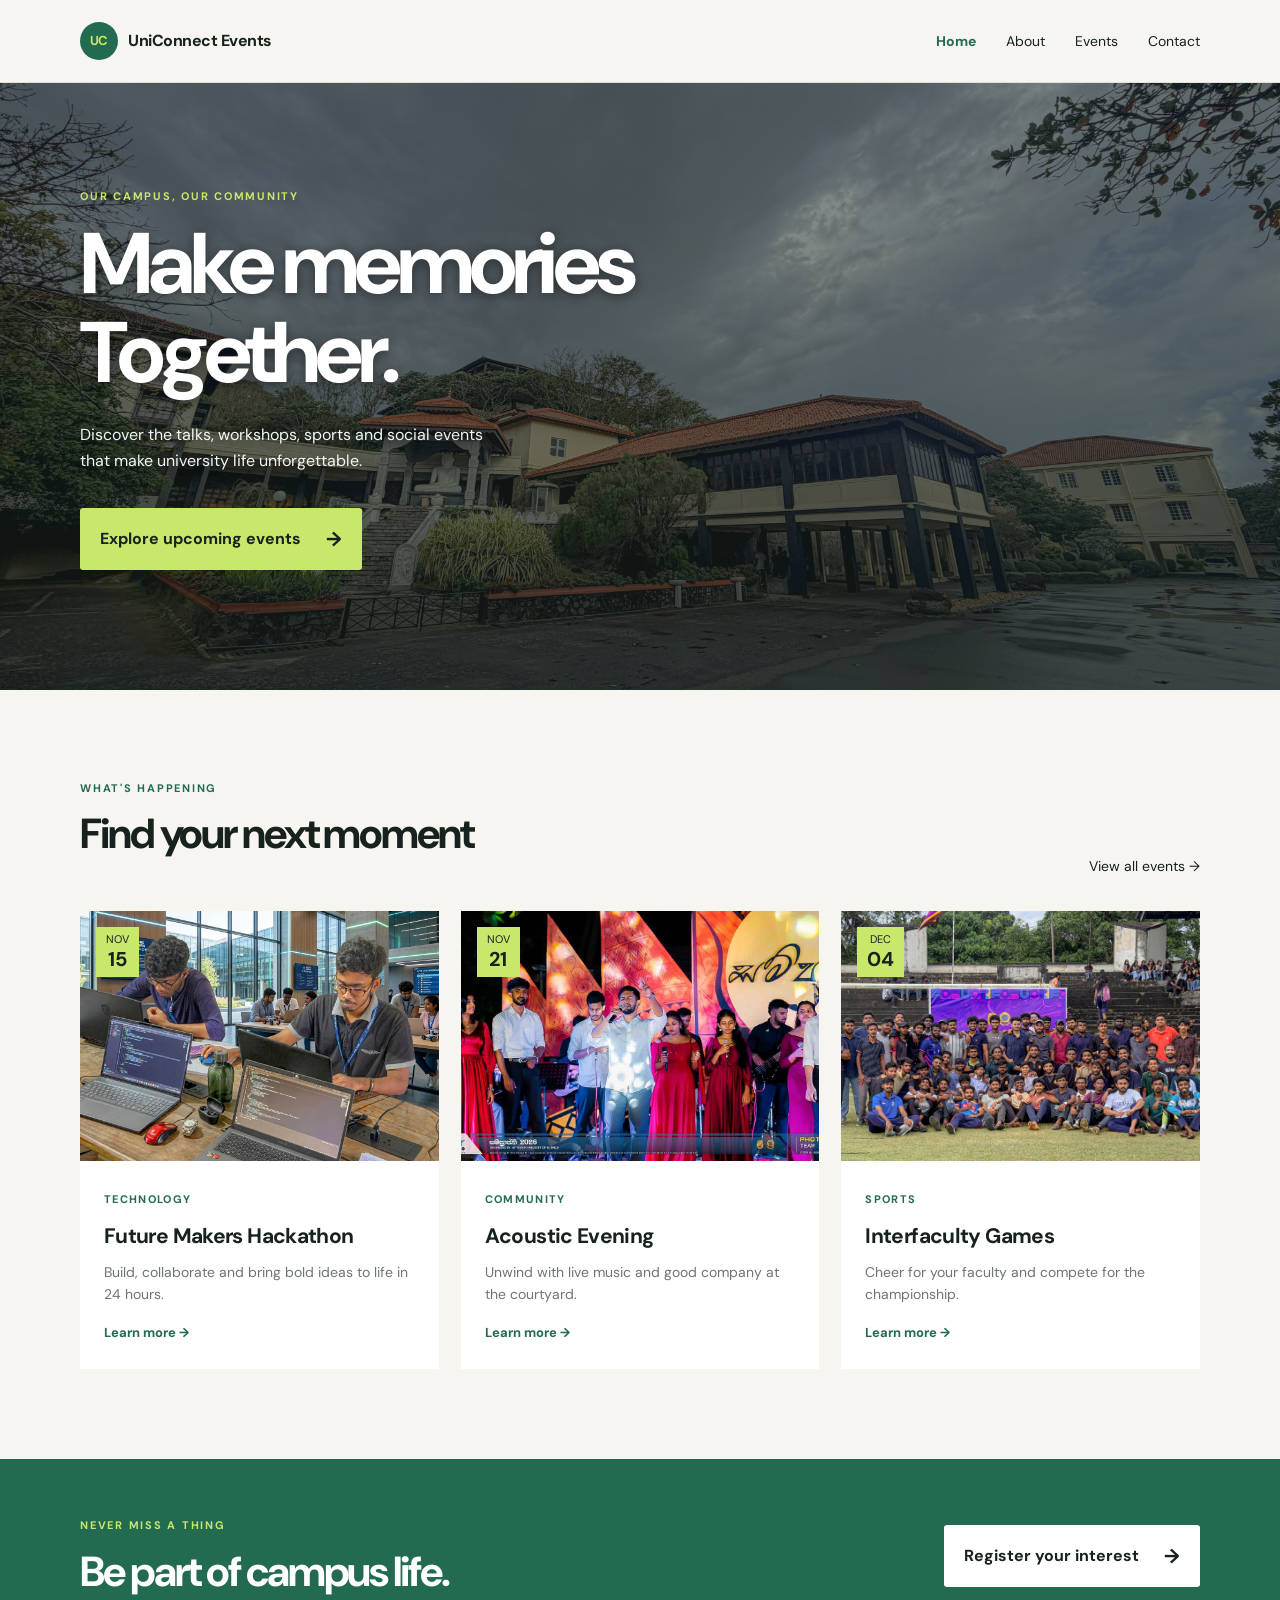
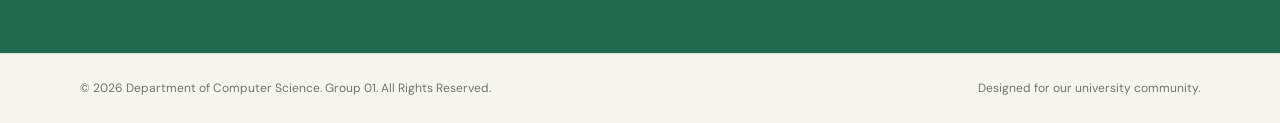
<file: index.html>
<!doctype html>
<html lang="en">
<head>
  <meta charset="utf-8">
  <meta name="viewport" content="width=device-width, initial-scale=1">
  <title>UniConnect Events | Home</title>
  <link rel="stylesheet" href="assets/css/styles.css">
</head>
<body>
  <header class="site-header">
    <nav class="nav container" aria-label="Main navigation">
      <a class="brand" href="index.html">
        <span class="brand-mark">UC</span>UniConnect Events
      </a>
      <div class="nav-links">
        <a class="active" href="index.html">Home</a>
        <a href="about.html">About</a>
        <a href="events.html">Events</a>
        <a href="contact.html">Contact</a>
      </div>
    </nav>
  </header>
  <main>
    <section class="hero">
      <div class="container hero-content">
        <p class="eyebrow">OUR CAMPUS, OUR COMMUNITY</p>
        <h1>Make memories<br>Together.</h1>
        <p class="hero-copy">Discover the talks, workshops, sports and social events that make university life unforgettable.</p>
        <a class="button" href="events.html">Explore upcoming events <span>→</span></a>
      </div>
    </section>
    <section class="section container">
      <div class="section-heading">
        <div><p class="eyebrow">WHAT'S HAPPENING</p><h2>Find your next moment</h2></div>
        <a class="text-link" href="events.html">View all events →</a>
      </div>
      <div class="cards">
        <article class="event-card">
          <div class="card-image">
            <img src="assets/images/hackothan.jpg" alt="Future Makers Hackathon" class="card-photo">
            <span class="date-badge">NOV <strong>15</strong></span>
          </div>
          <div class="card-body"><span class="tag">Technology</span><h3>Future Makers Hackathon</h3><p>Build, collaborate and bring bold ideas to life in 24 hours.</p><a href="events.html">Learn more →</a></div>
        </article>
        <article class="event-card">
          <div class="card-image">
            <img src="assets/images/freshers2.jpeg" alt="Acoustic Evening" class="card-photo">
            <span class="date-badge">NOV <strong>21</strong></span>
          </div>
          <div class="card-body"><span class="tag">Community</span><h3>Acoustic Evening</h3><p>Unwind with live music and good company at the courtyard.</p><a href="events.html">Learn more →</a></div>
        </article>
        <article class="event-card">
          <div class="card-image">
            <img src="assets/images/facday.jpeg" alt="Interfaculty Games" class="card-photo">
            <span class="date-badge">DEC <strong>04</strong></span>
          </div>
          <div class="card-body"><span class="tag">Sports</span><h3>Interfaculty Games</h3><p>Cheer for your faculty and compete for the championship.</p><a href="events.html">Learn more →</a></div>
        </article>
      </div>
    </section>
    <section class="cta-section">
      <div class="container cta">
        <div><p class="eyebrow">NEVER MISS A THING</p><h2>Be part of campus life.</h2></div>
        <a class="button light" href="contact.html">Register your interest <span>→</span></a>
      </div>
    </section>
  </main>
  <footer class="footer">
    <div class="container footer-inner">
      <span>© 2026 Department of Computer Science. Group 01. All Rights Reserved.</span>
      <span>Designed for our university community.</span>
    </div>
  </footer>
</body>
</html>
</file>
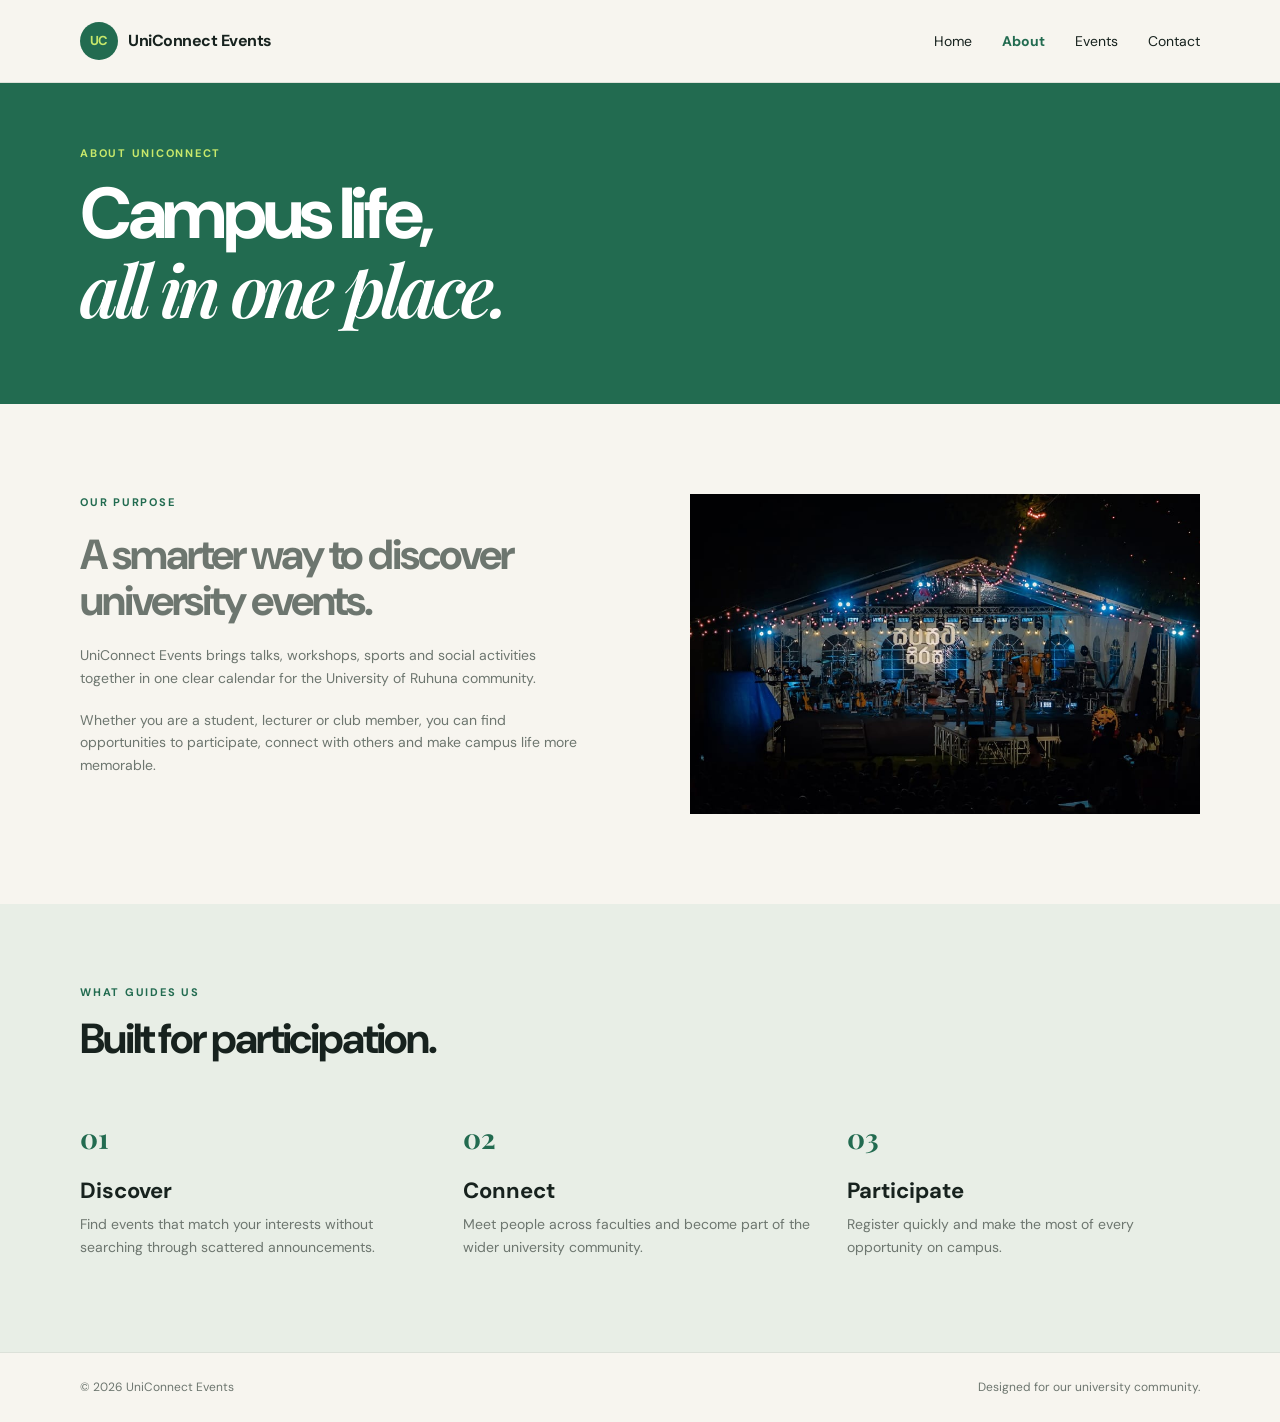
<file: about.html>
<!doctype html>
<html lang="en">
<head>
  <meta charset="utf-8">
  <meta name="viewport" content="width=device-width, initial-scale=1">
  <title>UniConnect Events | About</title>
  <link rel="stylesheet" href="assets/css/styles.css">
</head>
<body>
  <header class="site-header">
    <nav class="nav container" aria-label="Main navigation">
      <a class="brand" href="index.html"><span class="brand-mark">UC</span>UniConnect Events</a>
      <div class="nav-links">
        <a href="index.html">Home</a>
        <a class="active" href="about.html">About</a>
        <a href="events.html">Events</a>
        <a href="contact.html">Contact</a>
      </div>
    </nav>
  </header>
  <main>
    <section class="page-hero compact">
      <div class="container">
        <p class="eyebrow">ABOUT UNICONNECT</p>
        <h1>Campus life,<br><em>all in one place.</em></h1>
      </div>
    </section>
    <section class="section container two-column">
      <div class="prose">
        <p class="eyebrow">OUR PURPOSE</p>
        <h2>A smarter way to discover university events.</h2>
        <p>UniConnect Events brings talks, workshops, sports and social activities together in one clear calendar for the University of Ruhuna community.</p>
        <p>Whether you are a student, lecturer or club member, you can find opportunities to participate, connect with others and make campus life more memorable.</p>
      </div>
      <img class="about-image" src="assets/images/Event.jpeg" alt="Students enjoying a university event">
    </section>
    <section class="values">
      <div class="container">
        <div class="section-heading">
          <div><p class="eyebrow">WHAT GUIDES US</p><h2>Built for participation.</h2></div>
        </div>
        <div class="value-grid">
          <div><strong>01</strong><h3>Discover</h3><p>Find events that match your interests without searching through scattered announcements.</p></div>
          <div><strong>02</strong><h3>Connect</h3><p>Meet people across faculties and become part of the wider university community.</p></div>
          <div><strong>03</strong><h3>Participate</h3><p>Register quickly and make the most of every opportunity on campus.</p></div>
        </div>
      </div>
    </section>
  </main>
  <footer class="footer"><div class="container footer-inner"><span>© 2026 UniConnect Events</span><span>Designed for our university community.</span></div></footer>
</body>
</html>
</file>
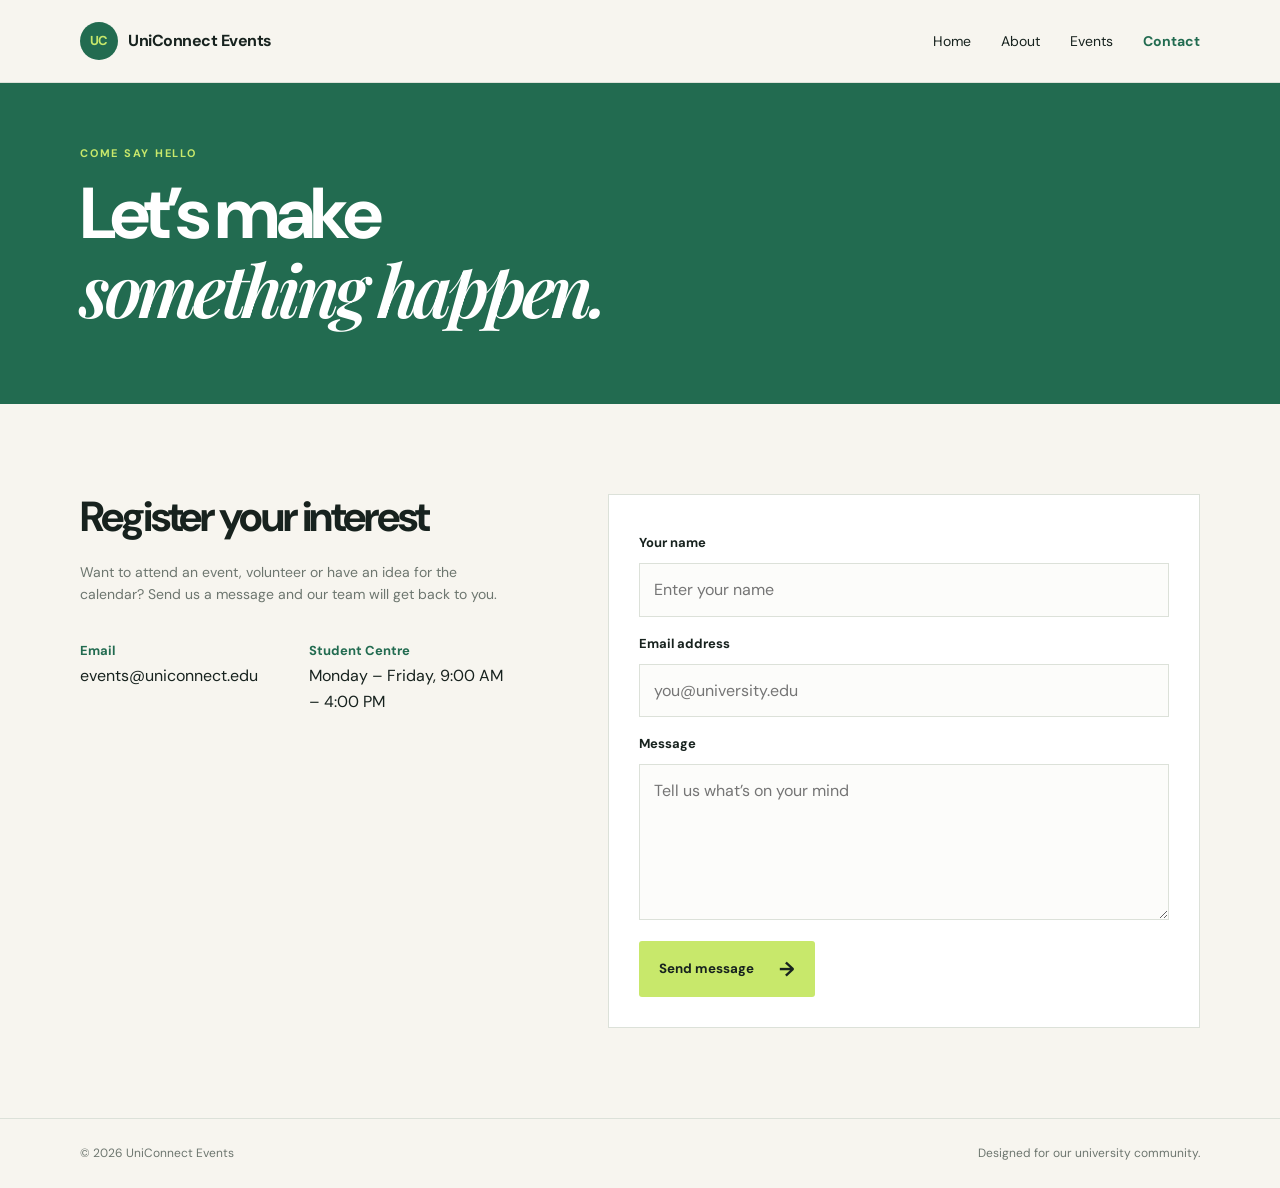
<file: contact.html>
<!doctype html>
<html lang="en">
<head>
  <meta charset="utf-8">
  <meta name="viewport" content="width=device-width, initial-scale=1">
  <title>UniConnect Events | Contact</title>
  <link rel="stylesheet" href="assets/css/styles.css">
</head>
<body>
  <header class="site-header">
    <nav class="nav container" aria-label="Main navigation">
      <a class="brand" href="index.html"><span class="brand-mark">UC</span> UniConnect Events</a>
      <div class="nav-links">
        <a href="index.html">Home</a>
        <a href="about.html">About</a>
        <a href="events.html">Events</a>
        <a class="active" href="contact.html">Contact</a>
      </div>
    </nav>
  </header>

  <main>
    <section class="page-hero compact">
      <div class="container">
        <p class="eyebrow">COME SAY HELLO</p>
        <h1>Let’s make<br><em>something happen.</em></h1>
      </div>
    </section>

    <section class="section container contact-grid">
      <div>
        <h2>Register your interest</h2>
        <p class="prose">Want to attend an event, volunteer or have an idea for the calendar? Send us a message and our team will get back to you.</p>
        <div class="contact-details">
          <p><strong>Email</strong><br>events@uniconnect.edu</p>
          <p><strong>Student Centre</strong><br>Monday – Friday, 9:00 AM – 4:00 PM</p>
        </div>
      </div>

      <form class="contact-form">
        <label for="name">Your name</label>
        <input id="name" type="text" placeholder="Enter your name" required>
        <label for="email">Email address</label>
        <input id="email" type="email" placeholder="you@university.edu" required>
        <label for="message">Message</label>
        <textarea id="message" rows="5" placeholder="Tell us what’s on your mind" required></textarea>
        <button class="button" type="submit">Send message <span>→</span></button>
      </form>
    </section>
  </main>

  <footer class="footer">
    <div class="container footer-inner">
      <span>© 2026 UniConnect Events</span>
      <span>Designed for our university community.</span>
    </div>
  </footer>
</body>
</html>
</file>
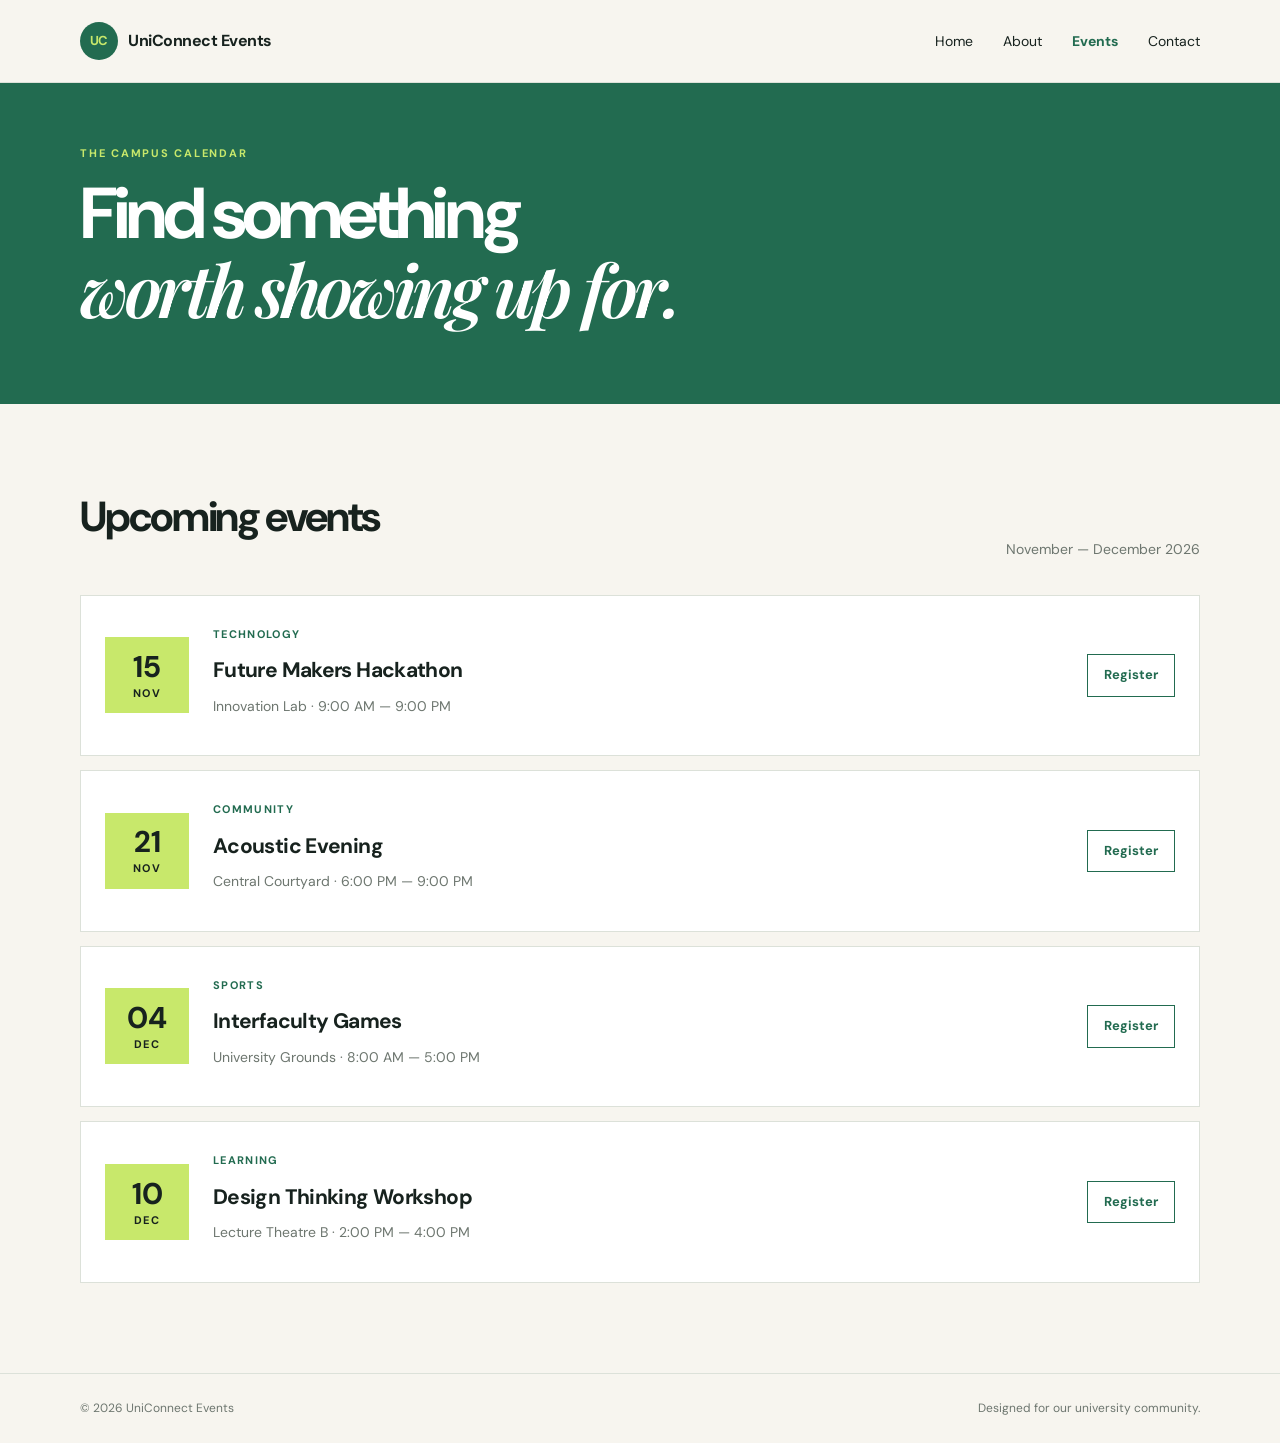
<file: events.html>
<!doctype html>
<html lang="en">
<head>
  <meta charset="utf-8">
  <meta name="viewport" content="width=device-width, initial-scale=1">
  <title>UniConnect Events | Events</title>
  <link rel="stylesheet" href="assets/css/styles.css">
</head>
<body>
  <header class="site-header">
    <nav class="nav container" aria-label="Main navigation">
      <a class="brand" href="index.html"><span class="brand-mark">UC</span> UniConnect Events</a>
      <div class="nav-links">
        <a href="index.html">Home</a>
        <a href="about.html">About</a>
        <a class="active" href="events.html">Events</a>
        <a href="contact.html">Contact</a>
      </div>
    </nav>
  </header>

  <main>
    <section class="page-hero compact">
      <div class="container">
        <p class="eyebrow">THE CAMPUS CALENDAR</p>
        <h1>Find something<br><em>worth showing up for.</em></h1>
      </div>
    </section>

    <section class="section container">
      <div class="filter-row">
        <h2>Upcoming events</h2>
        <span class="muted">November — December 2026</span>
      </div>
      <div class="event-list">
        <article class="event-row">
          <div class="event-date"><strong>15</strong><span>NOV</span></div>
          <div>
            <span class="tag">Technology</span>
            <h3>Future Makers Hackathon</h3>
            <p>Innovation Lab · 9:00 AM — 9:00 PM</p>
          </div>
          <a class="outline-button" href="contact.html">Register</a>
        </article>
        <article class="event-row">
          <div class="event-date"><strong>21</strong><span>NOV</span></div>
          <div>
            <span class="tag">Community</span>
            <h3>Acoustic Evening</h3>
            <p>Central Courtyard · 6:00 PM — 9:00 PM</p>
          </div>
          <a class="outline-button" href="contact.html">Register</a>
        </article>
        <article class="event-row">
          <div class="event-date"><strong>04</strong><span>DEC</span></div>
          <div>
            <span class="tag">Sports</span>
            <h3>Interfaculty Games</h3>
            <p>University Grounds · 8:00 AM — 5:00 PM</p>
          </div>
          <a class="outline-button" href="contact.html">Register</a>
        </article>
        <article class="event-row">
          <div class="event-date"><strong>10</strong><span>DEC</span></div>
          <div>
            <span class="tag">Learning</span>
            <h3>Design Thinking Workshop</h3>
            <p>Lecture Theatre B · 2:00 PM — 4:00 PM</p>
          </div>
          <a class="outline-button" href="contact.html">Register</a>
        </article>
      </div>
    </section>
  </main>

  <footer class="footer">
    <div class="container footer-inner">
      <span>© 2026 UniConnect Events</span>
      <span>Designed for our university community.</span>
    </div>
  </footer>
</body>
</html>
</file>
<file: assets/css/styles.css>
@import url('https://fonts.googleapis.com/css2?family=DM+Sans:wght@400;500;700&family=Playfair+Display:ital,wght@0,600;1,600&display=swap');

:root {
  --ink: #17221e;
  --cream: #f7f5ef;
  --green: #226b50;
  --lime: #c8e86b;
  --muted: #6d766f;
  --line: #dce1d9;
}

* {
  box-sizing: border-box;
}

body {
  margin: 0;
  color: var(--ink);
  background: var(--cream);
  font: 16px/1.6 'DM Sans', sans-serif;
}

.container {
  width: min(1120px, calc(100% - 40px));
  margin-left: auto;
  margin-right: auto;
}

.site-header {
  background: var(--cream);
  border-bottom: 1px solid var(--line);
}

.nav {
  min-height: 82px;
  display: flex;
  align-items: center;
  justify-content: space-between;
}

.brand {
  color: var(--ink);
  font-weight: 700;
  text-decoration: none;
  letter-spacing: -.03em;
  display: flex;
  align-items: center;
  gap: 10px;
}

.brand-mark {
  display: grid;
  place-items: center;
  width: 38px;
  height: 38px;
  border-radius: 50%;
  background: var(--green);
  color: var(--lime);
  font-size: 13px;
  letter-spacing: -.05em;
}

.nav-links {
  display: flex;
  gap: 30px;
}

.nav-links a, .text-link {
  color: var(--ink);
  text-decoration: none;
  font-size: 14px;
}

.nav-links a.active, .nav-links a:hover, .text-link:hover {
  color: var(--green);
  font-weight: 700;
}

.nav-links a:focus-visible, .button:focus-visible, .outline-button:focus-visible,
.card-body a:focus-visible, .text-link:focus-visible {
  outline: 3px solid var(--lime);
  outline-offset: 4px;
}

/* HERO SECTION WITH BACKGROUND IMAGE */
.hero {
  background: linear-gradient(rgba(23, 34, 30, 0.5), rgba(23, 34, 30, 0.65)), url('../images/campuslogo2.jpeg') center/cover no-repeat;
  color: white;
  padding: 105px 0 120px;
}

.hero h1, .hero .hero-copy {
  text-shadow: 0 2px 12px rgba(0, 0, 0, 0.45);
}

.eyebrow {
  color: var(--green);
  font-size: 11px;
  font-weight: 700;
  letter-spacing: .16em;
  margin: 0 0 14px;
}

.hero .eyebrow, .page-hero .eyebrow, .cta-section .eyebrow {
  color: var(--lime);
}

h1, h2, h3, p {
  margin-top: 0;
}

h1 {
  font-size: clamp(48px, 7vw, 86px);
  line-height: 1.04;
  letter-spacing: -.06em;
  margin-bottom: 24px;
}

h1 em, h2 em {
  font-family: 'Playfair Display', serif;
  font-weight: 600;
}

h2 {
  font-size: 42px;
  line-height: 1.1;
  letter-spacing: -.05em;
  margin-bottom: 20px;
}

.hero-copy {
  max-width: 430px;
  color: #f0f7f3;
  margin-bottom: 34px;
}

.button {
  display: inline-flex;
  gap: 25px;
  align-items: center;
  border: 0;
  border-radius: 3px;
  background: var(--lime);
  color: var(--ink);
  padding: 15px 20px;
  text-decoration: none;
  font-weight: 700;
  font-family: inherit;
  cursor: pointer;
}

.button span {
  font-size: 20px;
}

.section {
  padding: 90px 0;
}

.section-heading, .filter-row {
  display: flex;
  align-items: end;
  justify-content: space-between;
  margin-bottom: 34px;
}

.cards {
  display: grid;
  grid-template-columns: repeat(3, 1fr);
  gap: 22px;
}

.event-card {
  background: white;
}

.card-image {
  height: 250px;
  position: relative;
  overflow: hidden; /* Keeps images neatly inside card corners */
}

.card-photo {
  width: 100%;
  height: 100%;
  object-fit: cover; /* Fills the card image area cleanly */
  display: block;
}

.date-badge {
  position: absolute;
  top: 16px;
  left: 16px;
  background: var(--lime);
  font-size: 11px;
  text-align: center;
  padding: 6px 10px;
  line-height: 1.2;
  z-index: 2; /* Ensures badge stays visible on top of images */
}

.date-badge strong {
  display: block;
  font-size: 20px;
}

.card-body {
  padding: 24px;
}

.tag {
  color: var(--green);
  font-size: 11px;
  text-transform: uppercase;
  letter-spacing: .12em;
  font-weight: 700;
}

.card-body h3, .event-row h3 {
  margin: 9px 0 7px;
  font-size: 21px;
  letter-spacing: -.03em;
}

.card-body p, .event-row p, .prose {
  color: var(--muted);
  font-size: 14px;
}

.card-body a {
  color: var(--green);
  font-size: 13px;
  font-weight: 700;
  text-decoration: none;
}

.event-list {
  display: grid;
  gap: 14px;
}

.event-row {
  display: grid;
  grid-template-columns: 84px 1fr auto;
  gap: 24px;
  align-items: center;
  padding: 24px;
  background: white;
  border: 1px solid var(--line);
}

.event-date {
  display: grid;
  place-items: center;
  align-content: center;
  min-height: 76px;
  background: var(--lime);
  color: var(--ink);
  line-height: 1;
}

.event-date strong {
  font-size: 30px;
}

.event-date span {
  font-size: 11px;
  font-weight: 700;
  letter-spacing: .12em;
  margin-top: 6px;
}

.outline-button {
  border: 1px solid var(--green);
  color: var(--green);
  padding: 10px 16px;
  text-decoration: none;
  font-size: 13px;
  font-weight: 700;
}

.outline-button:hover {
  background: var(--green);
  color: white;
}

.cta-section {
  background: var(--green);
  color: white;
  padding: 58px 0;
}

.cta {
  display: flex;
  justify-content: space-between;
  align-items: center;
}

.cta h2 {
  margin: 0;
}

.button.light {
  background: white;
}

.footer {
  border-top: 1px solid var(--line);
  padding: 25px 0;
  color: var(--muted);
  font-size: 12px;
}

.footer-inner {
  display: flex;
  justify-content: space-between;
}

.page-hero {
  background: var(--green);
  color: white;
  padding: 75px 0 85px;
}

.page-hero h1 {
  font-size: clamp(44px, 6vw, 72px);
  margin-bottom: 10px;
}

.page-hero p:not(.eyebrow) {
  color: #dbeae1;
  max-width: 500px;
}

.page-hero.compact {
  padding: 62px 0;
}

.two-column {
  display: grid;
  grid-template-columns: 1fr 1fr;
  gap: 100px;
}

.prose p {
  margin-bottom: 20px;
}

.values {
  background: #e8eee6;
  padding: 80px 0;
}

.value-grid {
  display: grid;
  grid-template-columns: repeat(3, 1fr);
  gap: 30px;
}

.value-grid strong {
  font-family: 'Playfair Display';
  font-size: 28px;
  color: var(--green);
}

.value-grid h3 {
  font-size: 22px;
  margin: 12px 0 5px;
}

.value-grid p {
  color: var(--muted);
  font-size: 14px;
}

.muted {
  color: var(--muted);
  font-size: 14px;
}

.contact-grid {
  display: grid;
  grid-template-columns: .85fr 1.15fr;
  gap: 90px;
}

.contact-details {
  display: grid;
  grid-template-columns: 1fr 1fr;
  gap: 20px;
  margin-top: 32px;
}

.contact-details strong {
  color: var(--green);
  font-size: 13px;
}

.contact-form {
  display: grid;
  gap: 9px;
  padding: 30px;
  background: white;
  border: 1px solid var(--line);
}

.contact-form label {
  font-size: 13px;
  font-weight: 700;
  margin-top: 8px;
}

.contact-form input,
.contact-form textarea {
  width: 100%;
  border: 1px solid var(--line);
  padding: 13px 14px;
  font: inherit;
  background: #fcfcfa;
}

.contact-form input:focus,
.contact-form textarea:focus {
  outline: 2px solid var(--green);
  outline-offset: 1px;
}

.contact-form .button {
  justify-self: start;
  margin-top: 12px;
}

.about-image {
  width: 100%;
  height: 100%;
  min-height: 320px;
  object-fit: cover;
}

@media (max-width: 760px) {
  .nav {
    align-items: flex-start;
    flex-direction: column;
    gap: 14px;
    padding: 16px 0;
  }

  .nav-links {
    width: 100%;
    justify-content: space-between;
    gap: 12px;
  }

  .hero {
    padding: 76px 0 84px;
  }

  .section {
    padding: 64px 0;
  }

  .section-heading, .filter-row, .cta, .footer-inner {
    align-items: flex-start;
    flex-direction: column;
    gap: 18px;
  }

  .cards, .value-grid, .two-column, .contact-grid {
    grid-template-columns: 1fr;
  }

  .event-row {
    grid-template-columns: 68px 1fr;
  }

  .event-row .outline-button {
    grid-column: 2;
    justify-self: start;
  }

  .contact-details {
    grid-template-columns: 1fr;
  }
}

@media (max-width: 460px) {
  .container {
    width: min(100% - 28px, 1120px);
  }

  .nav-links a {
    font-size: 12px;
  }

  h2 {
    font-size: 34px;
  }

  .card-image {
    height: 210px;
  }
}
</file>
